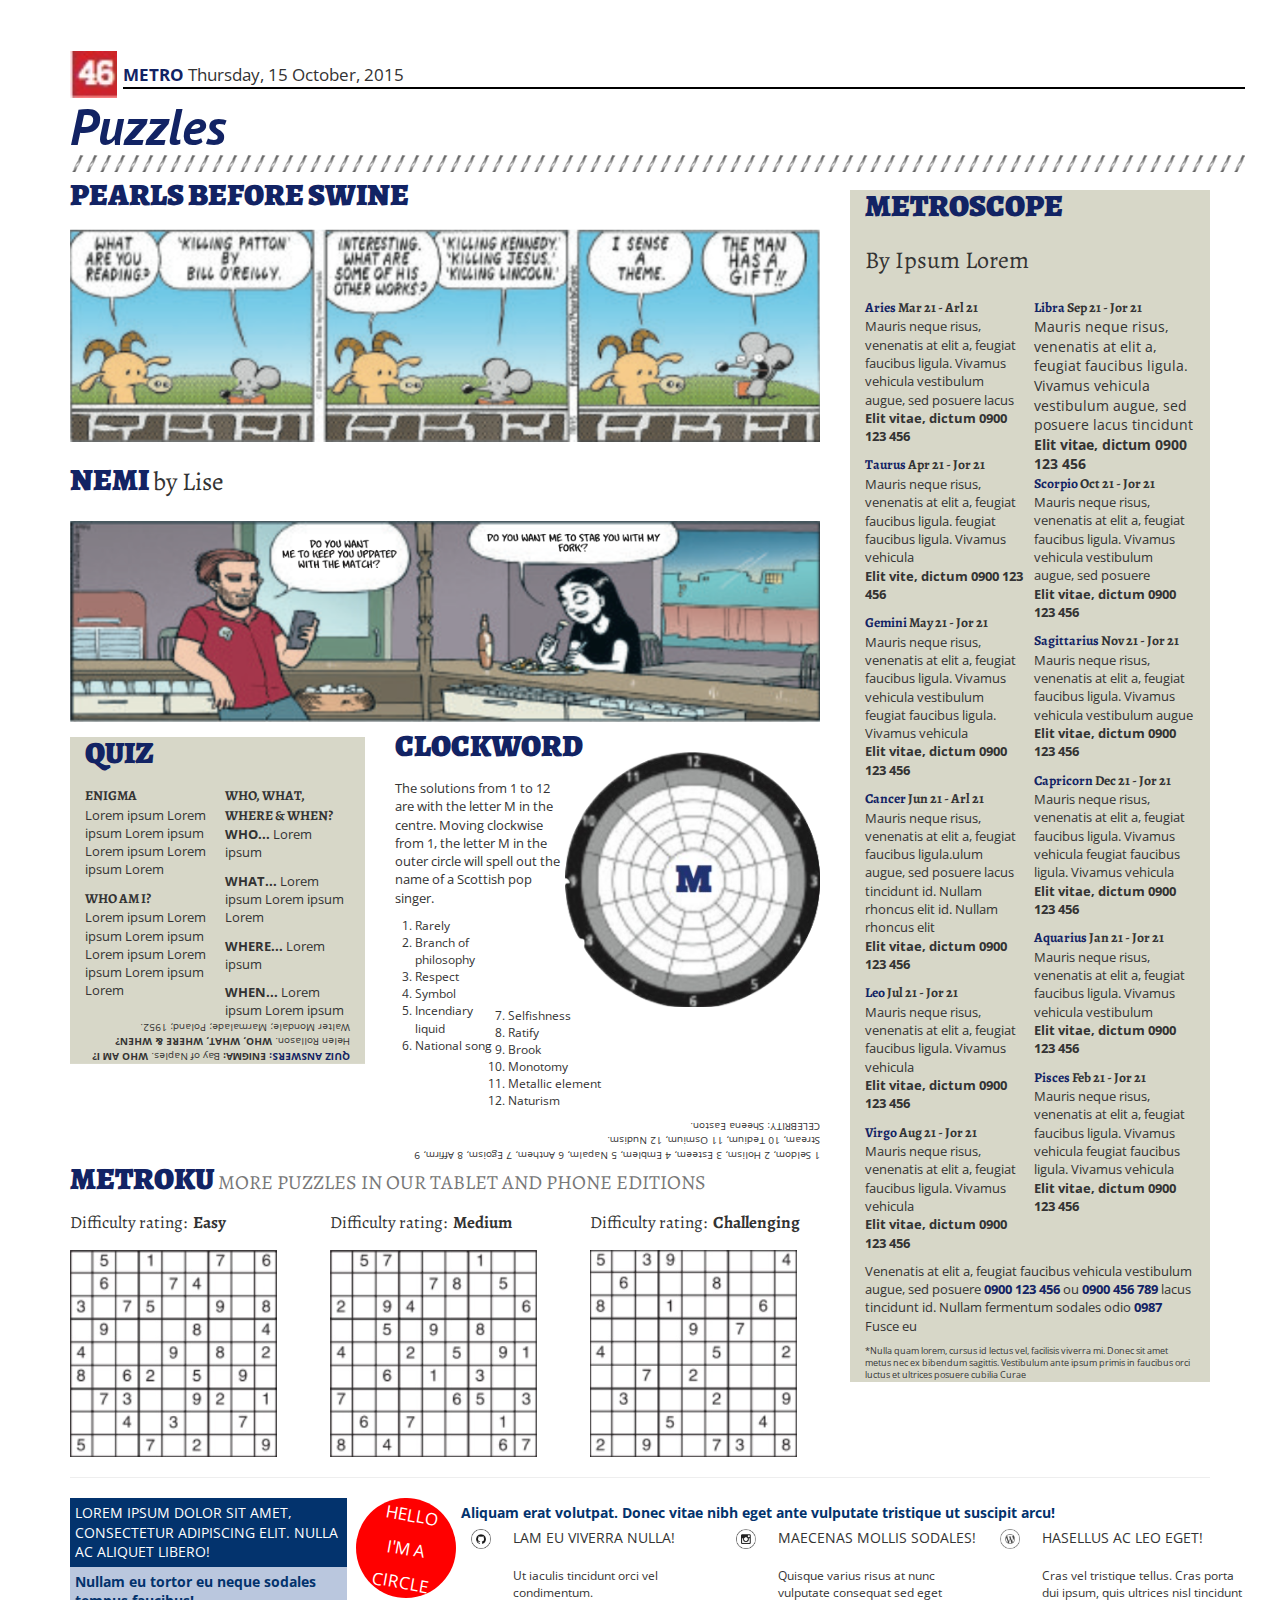
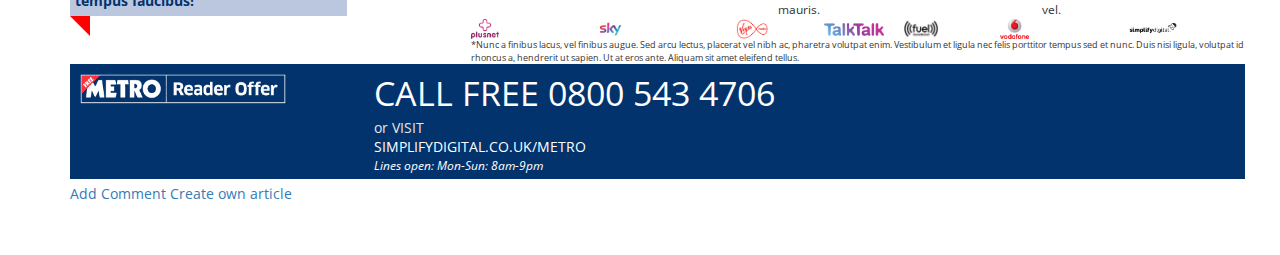
<file: index.html>
<!DOCTYPE html>
<html>

<head>
	<meta charset="utf-8">
	<title>JS Bin</title>
	<link rel="stylesheet" href="https://maxcdn.bootstrapcdn.com/bootstrap/3.3.5/css/bootstrap.min.css">
	<link rel="stylesheet" href="./css/bootstrap_layout.css">
</head>
<body>
	<div class="container">
		
		<div class="row header-footer-margin">
			<div class="col-xs-12 col-sm-12 col-md-12">
				<header><img class="page-num" src="./img/46.jpg" alt="Picture missing" /> 
					<div class="header-text"><strong><em>METRO</em></strong> Thursday, 15 October, 2015</div>
				</header>
				<h1><strong>Puzzles</strong></h1>
				<div class="style11"></div>
			</div>
		</div>  
		
		<div class="row">
			<div class="col-xs-8 col-sm-8 col-md-8">  
				
				<div class="row">
					<div class="col-xs-12 col-sm-12 col-md-12">
						<h2>
							<em>PEARLS BEFORE SWINE</em>
						</h2>
						<img id="pearlscomic" class="comic" src="./img/pearls.jpg" alt="Picture missing" />
					</div>
				</div>   
				
				<div class="row">
					<div class="col-xs-12 col-sm-12 col-md-12">
						<h2 id="h2-nemi">
							<em>NEMI</em>
						</h2> <h3 id="nemi-subtitle" class="subtitle">by Lise</h3>
						<img id="nemicomic" class="comic" src="./img/nemi-image.jpg" alt="Picture missing" />
					</div>
				</div>  
				
				<div class="row">
					<div class="col-xs-5 col-sm-5 col-md-5">
					<div class="quiz-metroscope-background">
						<h2 class="quiz-title">
							<em>QUIZ</em>
						</h2>
						<div class="newspaper">
                  						<span><strong>ENIGMA</strong></span>
							<p class="quiz-text"> Lorem ipsum Lorem ipsum Lorem ipsum Lorem ipsum Lorem ipsum Lorem
							</p>
							<span><strong class="serif-metrofont"> WHO AM I?</strong></span>
							<p class="quiz-text"> Lorem ipsum Lorem ipsum Lorem ipsum Lorem ipsum Lorem ipsum Lorem ipsum Lorem
							</p>
							<span><strong class="serif-metrofont">WHO, WHAT, WHERE & WHEN?</strong></span>
							<p>
								<strong>WHO...</strong> Lorem ipsum
							</p>
							<p class="quiz-text">
								<strong>WHAT...</strong> Lorem ipsum Lorem ipsum Lorem
							</p>
							<p class="quiz-text">
								<strong>WHERE...</strong> Lorem ipsum
							</p>
							<p class="quiz-text">
								<strong>WHEN...</strong> Lorem ipsum Lorem ipsum
							</p>
						</div>
                      				<p id="txtUpsideDown-color" class="txtUpsideDown">
					<strong><em>QUIZ ANSWERS:</em></strong> <strong>ENIGMA:</strong> Bay of Naples. <strong>WHO AM I?</strong> Helen Rollason. <strong>WHO, WHAT, WHERE & WHEN?</strong> Walter Mondale; Marmalade; Poland; 1952.
				</p>
				</div>
				   
                  </div>
	
                         <div class="col-xs-7 col-sm-7 col-md-7">
                  			<div id="block-clockword">
				<h2>
					<em>CLOCKWORD</em>
				</h2>
				<img id="clockword" class="clockword" src="./img/clockword.png" alt="Picture missing" />
				<p id="clockword-text" class="clockword-text">
					The solutions from 1 to 12 are with the letter M in the centre. Moving clockwise from 1, the letter M in the outer circle will spell out the name of a Scottish pop singer.
				</p>
				<ol id="clockword-list" class="clockword-text-list">
					<li class="rare">Rarely</li>
					<li class="bran">Branch of philosophy</li>
					<li class="resp">Respect</li>
					<li class="symb">Symbol</li>
					<li class="ince">Incendiary liquid</li>
					<li class="nati">National song</li>
					<li class='self'>Selfishness</li>
					<li class="rati">Ratify</li>
					<li class="broo">Brook</li>
					<li class="mono">Monotomy</li>
					<li class="meta">Metallic element</li>
					<li class="natu">Naturism</li>
				</ol>
				<p id="flipped-clockword-answers" class="txtUpsideDown">
					1 Seldom, 2 Holism, 3 Esteem, 4 Emblem, 5 Napalm, 6 Anthem, 7 Egoism, 8 Affirm, 9 Stream, 10 Tedium, 11 Osmium, 12 Nudism.<br/>
					CELEBRITY: Sheena Easton.
				</p>
			</div>
                  </div>
					</div>
 
					<div class="row">
						<div class="col-xs-12 col-sm-12 col-md-12">
                          
                 <h2 class="h2-metroku">
					<em>METROKU</em> <small>MORE PUZZLES IN OUR TABLET AND PHONE EDITIONS</small>
				</h2>
                      </div>
					</div>
					
					<div class="row">
						<div class="col-xs-4 col-sm-4 col-md-4">
                      <h3 class="subtitle">Difficulty rating: &nbsp;<strong>Easy</strong>
                       </h3>
						<img id="metroku-easy" class="metroku-image" src="./img/metroku-easy.jpg" alt="Picture missing" />
                    </div>
						<div class="col-xs-4 col-sm-4 col-md-4">
                      <h3 class="subtitle">Difficulty rating: &nbsp;<strong>Medium</strong>
                      </h3>
						<img id="metroku-medium" class="metroku-image" src="./img/metroku-medium.jpg" alt="Picture missing" />
                      </div>
						<div class="col-xs-4 col-sm-4 col-md-4">
                      <h3 class="subtitle">Difficulty rating: &nbsp;<strong>Challenging</strong>
                          </h3>
						<img id="metroku-hard" class="metroku-image" src="./img/metroku-hard.jpg" alt="Picture missing" />
                      </div>
					</div>
					
				</div> 
				<div class="col-xs-4 col-sm-4 col-md-4">
				<div class="quiz-metroscope-background">
           <h2>
				<em>METROSCOPE</em>
			</h2>
			<h3>By Ipsum Lorem</h3>
			<div class="vc_row-fluid">  
				<div class="vc_span6">
					<p>
						<span><strong><em>Aries</em> Mar 21 - Arl 21</strong></span>
						Mauris neque risus, venenatis at elit a, feugiat faucibus ligula. Vivamus vehicula vestibulum augue, sed posuere lacus
						<br /><strong>Elit vitae, dictum 0900 123 456</strong>
					</p >
					<p>
						<span><strong><em>Taurus</em> Apr 21 - Jor 21</strong></span>
						Mauris neque risus, venenatis at elit a, feugiat faucibus ligula.
						feugiat faucibus ligula. Vivamus vehicula
						<br /><strong>Elit vite, dictum 0900 123 456</strong>
					</p>
					<p>
						<span><strong><em>Gemini</em> May 21 - Jor 21</strong></span>
						Mauris neque risus, venenatis at elit a, feugiat faucibus ligula. Vivamus vehicula vestibulum  feugiat faucibus ligula. Vivamus vehicula
						<br /><strong>Elit vitae, dictum 0900 123 456</strong>
					</p>
					<p>
						<span><strong><em>Cancer</em> Jun 21 - Arl 21</strong></span>
						Mauris neque risus, venenatis at elit a, feugiat faucibus ligula.ulum augue, sed posuere lacus tincidunt id. Nullam rhoncus elit id. Nullam rhoncus elit
						<br /><strong>Elit vitae, dictum 0900 123 456</strong>
					</p>
					<p>
						<span><strong><em>Leo</em> Jul 21 - Jor 21</strong></span>
						Mauris neque risus, venenatis at elit a, feugiat faucibus ligula. Vivamus vehicula
						<br /><strong>Elit vitae, dictum 0900 123 456</strong>
					</p>
					<p>
						<span><strong><em>Virgo</em> Aug 21 - Jor 21</strong></span>
						Mauris neque risus, venenatis at elit a, feugiat faucibus ligula. Vivamus vehicula
						<br /><strong>Elit vitae, dictum 0900 123 456</strong>
					</p>
				</div>

				<div class="vc_span6">
					<span><strong><em>Libra</em> Sep 21 - Jor 21</strong></span>
					Mauris neque risus, venenatis at elit a, feugiat faucibus ligula. Vivamus vehicula vestibulum augue, sed posuere lacus tincidunt
					<br /><strong>Elit vitae, dictum 0900 123 456</strong>
					<p>
						<span><strong><em>Scorpio</em> Oct 21 - Jor 21</strong></span>
						Mauris neque risus, venenatis at elit a, feugiat faucibus ligula. Vivamus vehicula vestibulum augue, sed posuere
						<br /><strong>Elit vitae, dictum 0900 123 456</strong>
					</p>
					<p>
						<span><strong><em>Sagittarius</em> Nov 21 - Jor 21</strong></span>
						Mauris neque risus, venenatis at elit a, feugiat faucibus ligula. Vivamus vehicula vestibulum augue
						<br /><strong>Elit vitae, dictum 0900 123 456</strong>
					</p>
					<p>
						<span><strong><em>Capricorn</em> Dec 21 - Jor 21</strong></span>
						Mauris neque risus, venenatis at elit a, feugiat faucibus ligula. Vivamus vehicula feugiat faucibus ligula. Vivamus vehicula
						<br /><strong>Elit vitae, dictum 0900 123 456</strong>
					</p>
					<p>
						<span><strong><em>Aquarius</em> Jan 21 - Jor 21</strong></span>
						Mauris neque risus, venenatis at elit a, feugiat faucibus ligula. Vivamus vehicula vestibulum
						<br /><strong>Elit vitae, dictum 0900 123 456</strong>
					</p>
					<p>
						<span><strong><em>Pisces</em> Feb 21 - Jor 21</strong></span>
						Mauris neque risus, venenatis at elit a, feugiat faucibus ligula. Vivamus vehicula feugiat faucibus ligula. Vivamus vehicula
						<br /><strong>Elit vitae, dictum 0900 123 456</strong>
					</p>
				</div>
			</div>
					<p>
				Venenatis at elit a, feugiat faucibus vehicula vestibulum augue, sed posuere <strong><em>0900 123 456</em></strong> ou <strong><em>0900 456 789</em></strong> lacus tincidunt id. Nullam fermentum sodales odio <strong><em>0987</em></strong> Fusce eu
			</p>
			<div class="terms-conditions">
				*Nulla quam lorem, cursus id lectus vel, facilisis viverra mi. Donec sit amet metus nec ex bibendum sagittis. Vestibulum ante ipsum primis in faucibus orci luctus et ultrices posuere cubilia Curae
			</div>
			</div>
          </div>
		</div>  

<hr>

	<div class="row header-footer-margin">
		<div class="col-xs-12 col-sm-12 col-md-12">
			<div class="vc_row-fluid"> <!-- top footer -->
				<div class="vc_span4"> <!-- top left -->
					<div class="vc_span9"> <!-- deal -->
						<div class="footer-deal">
							Lorem ipsum dolor sit amet, consectetur adipiscing elit. Nulla ac aliquet libero!
						</div>
						<div class="footer-announcement footer-comment footer-top">
							Nullam eu tortor eu neque sodales tempus faucibus!
						</div>
						<div class="triangle">
						</div>
					</div> <!-- END deal -->
					<div class="vc_span3"> <!-- circle -->
						<div class="text-in-circle">HELLO
							<br />I'M A
							<br />CIRCLE
						</div>
					</div>
				</div> <!-- END top left -->
				<div class="vc_span8"> <!-- top right -->
					<div class="vc_row-fluid">
						<div class="row footer-announcement"> <!-- Ad announcement -->
							Aliquam erat volutpat. Donec vitae nibh eget ante vulputate tristique ut suscipit arcu!
						</div>
						<div class="vc_row-fluid"> <!-- 3 columns with icon -->
							<div class="vc_span4"> <!-- left column -->
								<div class="vc_span2"> <!-- icon -->
									<img src="./img/icon-1.gif" title="Lam eu" height="20" alt="Picture missing" />
								</div>
								<div class="vc_span10">
									<div class="footer-features">Lam eu viverra nulla!</div>
									<br /><div class="footer-features-text">Ut iaculis tincidunt orci vel condimentum.
								</div>
							</div>
						</div>
						<div class="vc_span4"> <!-- middle column -->
							<div class="vc_span2"> <!-- icon -->
								<img src="./img/icon-2.gif" title="Maecenas" height="20" alt="Picture missing" />
							</div>
							<div class="vc_span10">
								<div class="footer-features">Maecenas mollis sodales!</div>
								<br /><div class="footer-features-text">Quisque varius risus at nunc vulputate consequat sed eget mauris.
							</div>
						</div>
					</div>
					<div class="vc_span4"> <!-- right column -->
						<div class="vc_span2"> <!-- icon -->
							<img src="./img/icon-3.gif" height="20" alt="Picture missing" />
						</div>
						<div class="vc_span10">
							<div class="footer-features">Hasellus ac leo eget!</div>
							<br /><div class="footer-features-text">Cras vel tristique tellus. Cras porta dui ipsum, quis ultrices nisl tincidunt vel.
						</div>
					</div>
				</div>
			</div> <!-- container -->
			<div class="vc_row-fluid"> <!-- logo and t&c -->
				<div class="vc_row-fluid"> 
					<div class="vc_span4"> <!-- 1st column -->
						<div class="vc_span6"> 
							<img src="./img/logo-plusnet.png" alt="Plusnet logo" title="Plusnet logo" height="20" />
						</div>
						<div class="vc_span6"> 
							<img src="./img/logo-sky.jpg" alt="Sky logo" title="Sky logo"  height="20" />
						</div>
					</div>
					<div class="vc_span4"> <!-- 2nd column -->
						<div class="vc_span4"> 
							<img src="./img/logo-virgin.png" alt="Virgin Media logo" title="Virgin Media logo" height="20" />
						</div>
						<div class="vc_span4"> 
							<img src="./img/logo-talktalk.png" alt="Talktalk logo" title="Talktalklogo" width="70" />
						</div>
						<div class="vc_span4"> 
							<img src="./img/logo-fuel.jpg" alt="Fuel logo" title="Fuel logo" height="20" />
						</div>
					</div>
					<div class="vc_span4">
						<div class="vc_span6"> 
							<img src="./img/logo-vodafone.png" alt="Vodafone logo" title="Vodafone logo" height="20" />
						</div>
						<div class="vc_span6"> 
							<img src="./img/logo-simplifydigital.jpg" alt="Simplify Digital logo" title="Simplify Digital logo" height="20" />
						</div>
					</div>
				</div>
				<div class="vc_row-fluid"> <!-- footer-tc -->
					<div class="terms-conditions">*Nunc a finibus lacus, vel finibus augue. Sed arcu lectus, placerat vel nibh ac, pharetra volutpat enim. Vestibulum et ligula nec felis porttitor tempus sed et nunc. Duis nisi ligula, volutpat id rhoncus a, hendrerit ut sapien. Ut at eros ante. Aliquam sit amet eleifend tellus.
					</div>
				</div> <!-- END footer-tc -->
			</div> <!-- END logo and t&c -->
		</div> <!-- END top right -->
	</div> <!-- END top footer -->

	<div class="vc_row-fluid footer-deal"> <!-- footer-bottom-bottom -->
		<div class="vc_span3"> <!-- Metro logo -->
			<img class="metro-reader-offer" src="./img/logo-metro-offer.png" alt="free Metro reader offer" title="free Metro reader offer" height="40" />
		</div>
		<div class="vc_span9"> <!-- contact -->
			<div class="footer-phone">Call free 0800 543 4706</div><div class="footer-visit"> or VISIT</div> simplifydigital.co.uk/metro
			<div class="lines-open">Lines open: Mon-Sun: 8am-9pm</div>
		</div>
	</div> <!-- END footer-bottom-top -->
	<div class="vc_row-fluid"> <!-- footer-bottom-bottom -->
		<div class="vc_span3"></div>
		<div class="vc_span9">
		</div>
	</div> <!-- END footer-bottom-bottom -->

</div>
<a href="add-comment.html">Add Comment</a>
<a href="add-article.html">Create own article</a>
</div>
</body>
</div>
</div>
</div> 
</body>
</html>
</file>
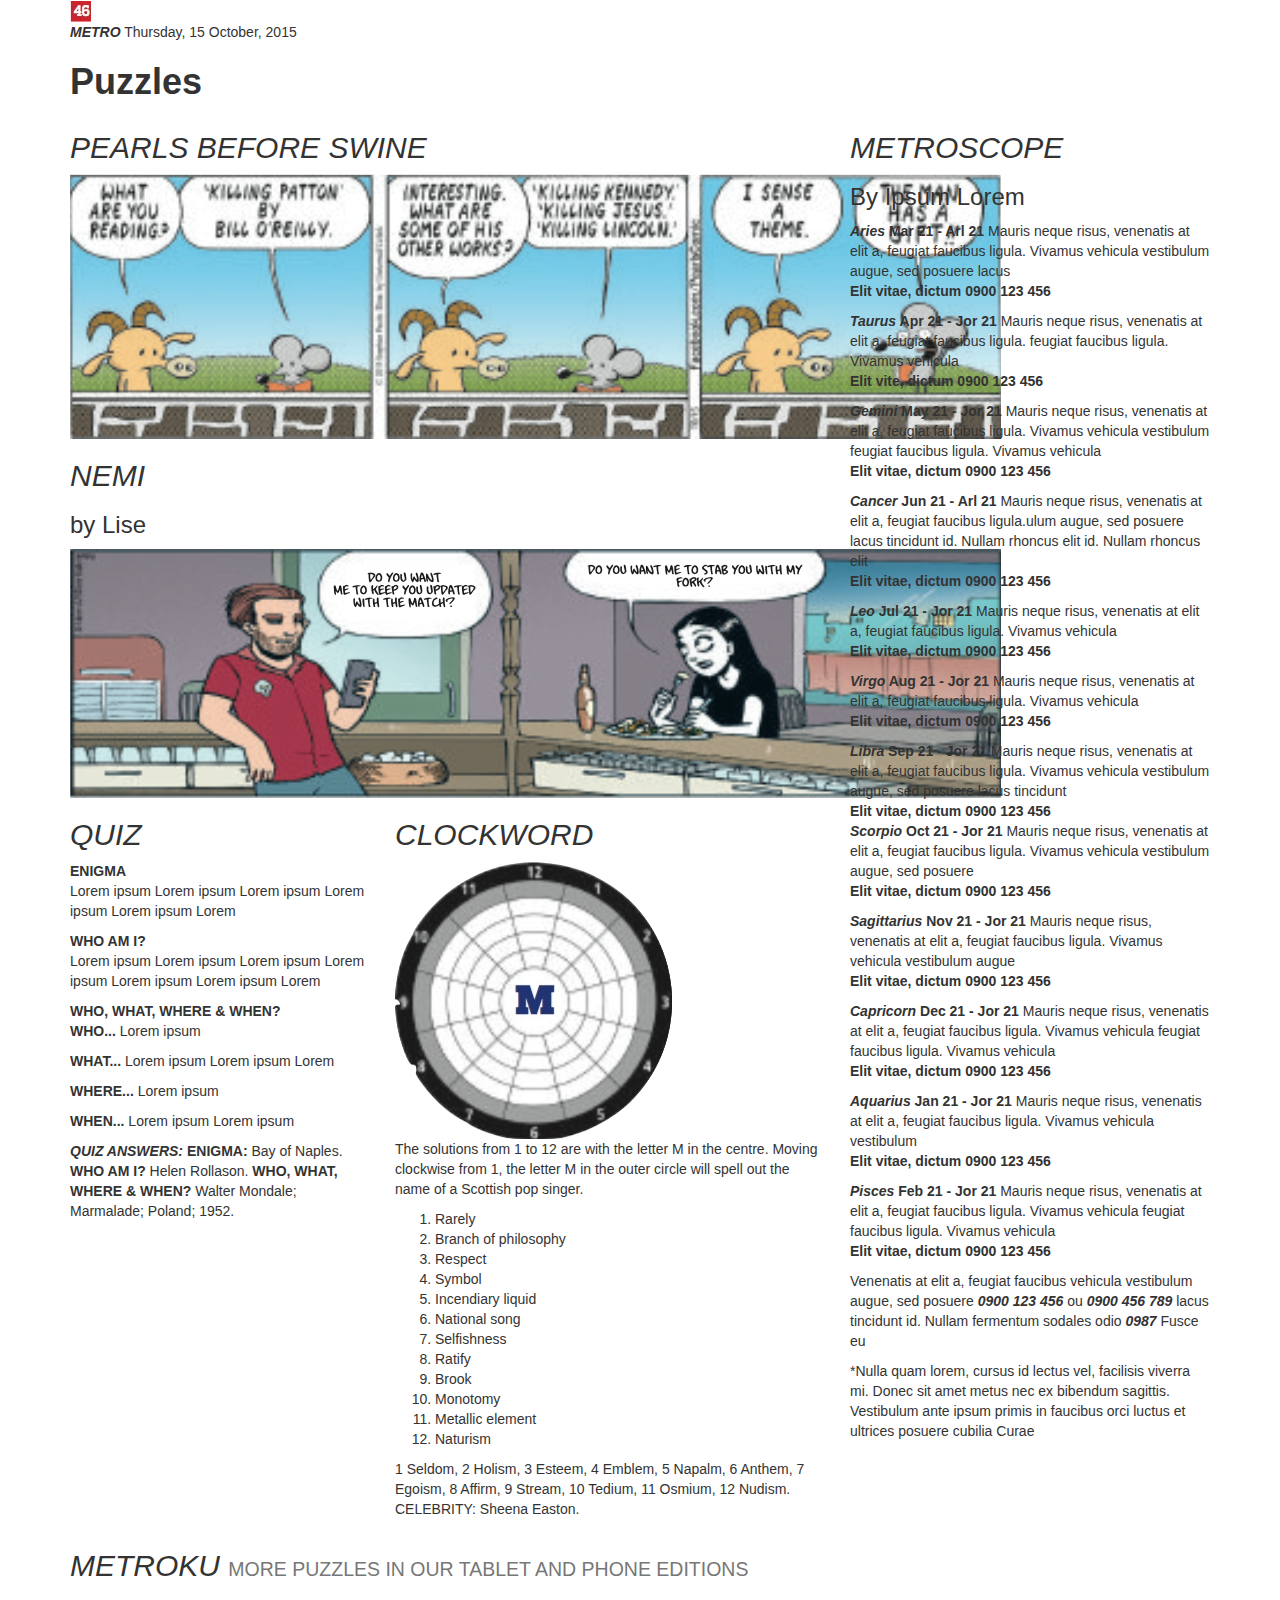
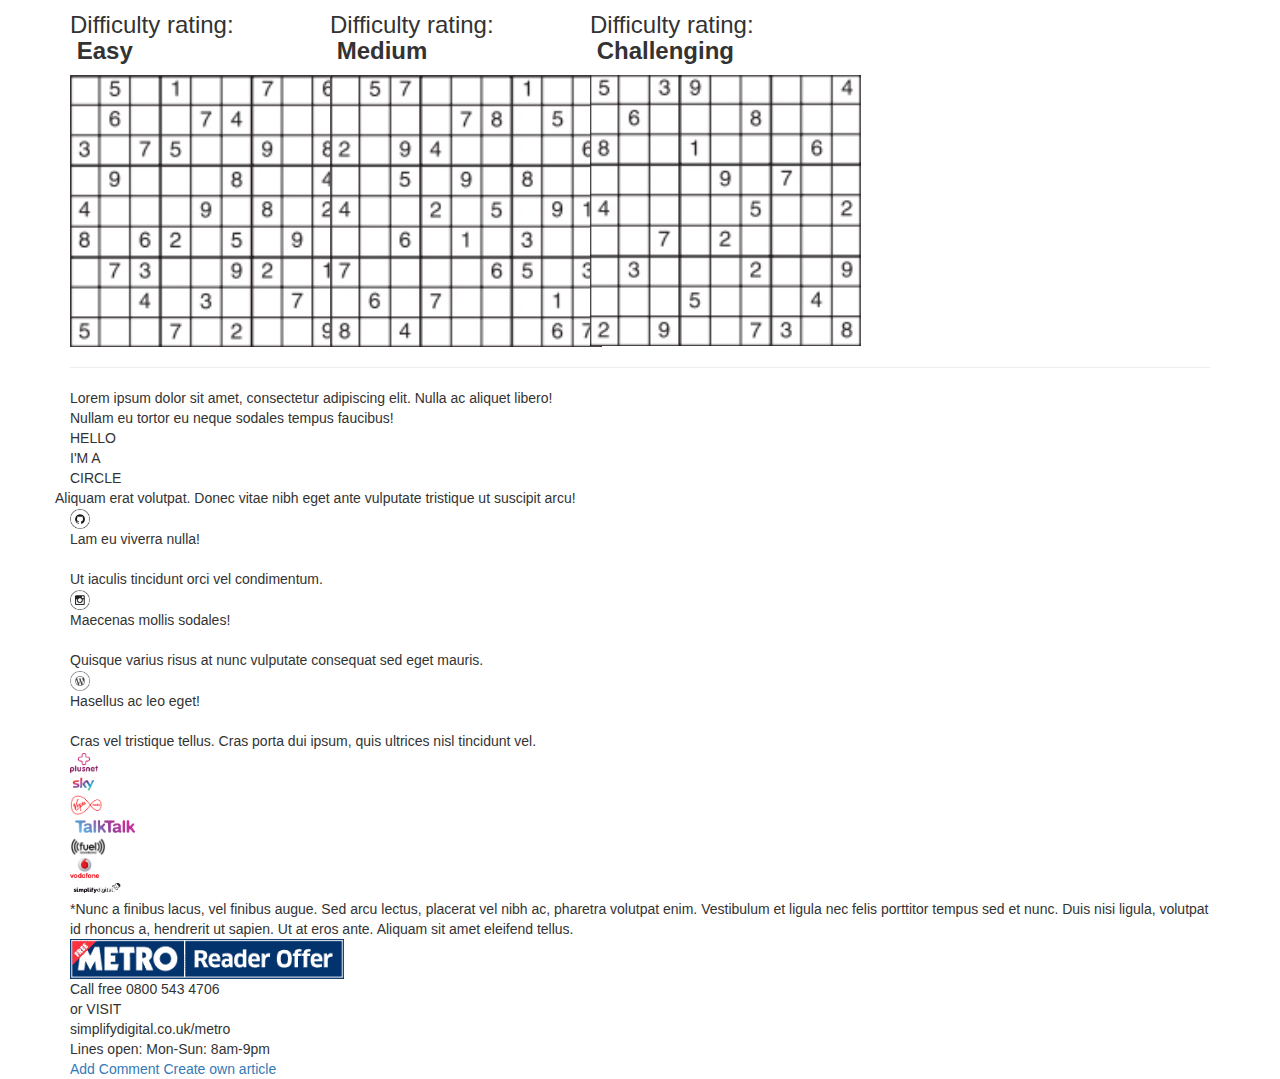
<file: bootstrap_layout.html>
<!DOCTYPE html>
<html>

<head>
	<meta charset="utf-8">
	<title>JS Bin</title>
	<link rel="stylesheet" href="https://maxcdn.bootstrapcdn.com/bootstrap/3.3.5/css/bootstrap.min.css">
	<link rel="stylesheet" href="file:/Users/HarryDykins/gits/digital-press/css/bootstrap_layout.css">
</head>
<body>
	<div class="container">
		
		<div class="row header-footer-margin">
			<div class="col-xs-12 col-sm-12 col-md-12">
				<header><img class="page-num" src="./img/46.jpg" alt="Picture missing" /> 
					<div class="header-text"><strong><em>METRO</em></strong> Thursday, 15 October, 2015</div>
				</header>
				<h1><strong>Puzzles</strong></h1>
				<div class="style11"></div>
			</div>
		</div>  
		
		<div class="row">
			<div class="col-xs-8 col-sm-8 col-md-8">  
				
				<div class="row">
					<div class="col-xs-12 col-sm-12 col-md-12">
						<h2>
							<em>PEARLS BEFORE SWINE</em>
						</h2>
						<img id="pearlscomic" class="comic" src="./img/pearls.jpg" alt="Picture missing" />
					</div>
				</div>   
				
				<div class="row">
					<div class="col-xs-12 col-sm-12 col-md-12">
						<h2 id="h2-nemi">
							<em>NEMI</em>
						</h2> <h3 id="nemi-subtitle" class="subtitle">by Lise</h3>
						<img id="nemicomic" class="comic" src="./img/nemi-image.jpg" alt="Picture missing" />
					</div>
				</div>  
				
				<div class="row">
					<div class="col-xs-5 col-sm-5 col-md-5">
					<div class="quiz-metroscope-background">
						<h2 class="quiz-title">
							<em>QUIZ</em>
						</h2>
						<div class="newspaper">
                  						<span><strong>ENIGMA</strong></span>
							<p class="quiz-text"> Lorem ipsum Lorem ipsum Lorem ipsum Lorem ipsum Lorem ipsum Lorem
							</p>
							<span><strong class="serif-metrofont"> WHO AM I?</strong></span>
							<p class="quiz-text"> Lorem ipsum Lorem ipsum Lorem ipsum Lorem ipsum Lorem ipsum Lorem ipsum Lorem
							</p>
							<span><strong class="serif-metrofont">WHO, WHAT, WHERE & WHEN?</strong></span>
							<p>
								<strong>WHO...</strong> Lorem ipsum
							</p>
							<p class="quiz-text">
								<strong>WHAT...</strong> Lorem ipsum Lorem ipsum Lorem
							</p>
							<p class="quiz-text">
								<strong>WHERE...</strong> Lorem ipsum
							</p>
							<p class="quiz-text">
								<strong>WHEN...</strong> Lorem ipsum Lorem ipsum
							</p>
						</div>
                      				<p id="txtUpsideDown-color" class="txtUpsideDown">
					<strong><em>QUIZ ANSWERS:</em></strong> <strong>ENIGMA:</strong> Bay of Naples. <strong>WHO AM I?</strong> Helen Rollason. <strong>WHO, WHAT, WHERE & WHEN?</strong> Walter Mondale; Marmalade; Poland; 1952.
				</p>
				</div>
				   
                  </div>
	
                         <div class="col-xs-7 col-sm-7 col-md-7">
                  			<div id="block-clockword">
				<h2>
					<em>CLOCKWORD</em>
				</h2>
				<img id="clockword" class="clockword" src="./img/clockword.png" alt="Picture missing" />
				<p id="clockword-text" class="clockword-text">
					The solutions from 1 to 12 are with the letter M in the centre. Moving clockwise from 1, the letter M in the outer circle will spell out the name of a Scottish pop singer.
				</p>
				<ol id="clockword-list" class="clockword-text-list">
					<li class="rare">Rarely</li>
					<li class="bran">Branch of philosophy</li>
					<li class="resp">Respect</li>
					<li class="symb">Symbol</li>
					<li class="ince">Incendiary liquid</li>
					<li class="nati">National song</li>
					<li class='self'>Selfishness</li>
					<li class="rati">Ratify</li>
					<li class="broo">Brook</li>
					<li class="mono">Monotomy</li>
					<li class="meta">Metallic element</li>
					<li class="natu">Naturism</li>
				</ol>
				<p id="flipped-clockword-answers" class="txtUpsideDown">
					1 Seldom, 2 Holism, 3 Esteem, 4 Emblem, 5 Napalm, 6 Anthem, 7 Egoism, 8 Affirm, 9 Stream, 10 Tedium, 11 Osmium, 12 Nudism.<br/>
					CELEBRITY: Sheena Easton.
				</p>
			</div>
                  </div>
					</div>
 
					<div class="row">
						<div class="col-xs-12 col-sm-12 col-md-12">
                          
                 <h2 class="h2-metroku">
					<em>METROKU</em> <small>MORE PUZZLES IN OUR TABLET AND PHONE EDITIONS</small>
				</h2>
                      </div>
					</div>
					
					<div class="row">
						<div class="col-xs-4 col-sm-4 col-md-4">
                      <h3 class="subtitle">Difficulty rating: &nbsp;<strong>Easy</strong>
                       </h3>
						<img id="metroku-easy" class="metroku-image" src="./img/metroku-easy.jpg" alt="Picture missing" />
                    </div>
						<div class="col-xs-4 col-sm-4 col-md-4">
                      <h3 class="subtitle">Difficulty rating: &nbsp;<strong>Medium</strong>
                      </h3>
						<img id="metroku-medium" class="metroku-image" src="./img/metroku-medium.jpg" alt="Picture missing" />
                      </div>
						<div class="col-xs-4 col-sm-4 col-md-4">
                      <h3 class="subtitle">Difficulty rating: &nbsp;<strong>Challenging</strong>
                          </h3>
						<img id="metroku-hard" class="metroku-image" src="./img/metroku-hard.jpg" alt="Picture missing" />
                      </div>
					</div>
					
				</div> 
				<div class="col-xs-4 col-sm-4 col-md-4">
				<div class="quiz-metroscope-background">
           <h2>
				<em>METROSCOPE</em>
			</h2>
			<h3>By Ipsum Lorem</h3>
			<div class="vc_row-fluid">  
				<div class="vc_span6">
					<p>
						<span><strong><em>Aries</em> Mar 21 - Arl 21</strong></span>
						Mauris neque risus, venenatis at elit a, feugiat faucibus ligula. Vivamus vehicula vestibulum augue, sed posuere lacus
						<br /><strong>Elit vitae, dictum 0900 123 456</strong>
					</p >
					<p>
						<span><strong><em>Taurus</em> Apr 21 - Jor 21</strong></span>
						Mauris neque risus, venenatis at elit a, feugiat faucibus ligula.
						feugiat faucibus ligula. Vivamus vehicula
						<br /><strong>Elit vite, dictum 0900 123 456</strong>
					</p>
					<p>
						<span><strong><em>Gemini</em> May 21 - Jor 21</strong></span>
						Mauris neque risus, venenatis at elit a, feugiat faucibus ligula. Vivamus vehicula vestibulum  feugiat faucibus ligula. Vivamus vehicula
						<br /><strong>Elit vitae, dictum 0900 123 456</strong>
					</p>
					<p>
						<span><strong><em>Cancer</em> Jun 21 - Arl 21</strong></span>
						Mauris neque risus, venenatis at elit a, feugiat faucibus ligula.ulum augue, sed posuere lacus tincidunt id. Nullam rhoncus elit id. Nullam rhoncus elit
						<br /><strong>Elit vitae, dictum 0900 123 456</strong>
					</p>
					<p>
						<span><strong><em>Leo</em> Jul 21 - Jor 21</strong></span>
						Mauris neque risus, venenatis at elit a, feugiat faucibus ligula. Vivamus vehicula
						<br /><strong>Elit vitae, dictum 0900 123 456</strong>
					</p>
					<p>
						<span><strong><em>Virgo</em> Aug 21 - Jor 21</strong></span>
						Mauris neque risus, venenatis at elit a, feugiat faucibus ligula. Vivamus vehicula
						<br /><strong>Elit vitae, dictum 0900 123 456</strong>
					</p>
				</div>

				<div class="vc_span6">
					<span><strong><em>Libra</em> Sep 21 - Jor 21</strong></span>
					Mauris neque risus, venenatis at elit a, feugiat faucibus ligula. Vivamus vehicula vestibulum augue, sed posuere lacus tincidunt
					<br /><strong>Elit vitae, dictum 0900 123 456</strong>
					<p>
						<span><strong><em>Scorpio</em> Oct 21 - Jor 21</strong></span>
						Mauris neque risus, venenatis at elit a, feugiat faucibus ligula. Vivamus vehicula vestibulum augue, sed posuere
						<br /><strong>Elit vitae, dictum 0900 123 456</strong>
					</p>
					<p>
						<span><strong><em>Sagittarius</em> Nov 21 - Jor 21</strong></span>
						Mauris neque risus, venenatis at elit a, feugiat faucibus ligula. Vivamus vehicula vestibulum augue
						<br /><strong>Elit vitae, dictum 0900 123 456</strong>
					</p>
					<p>
						<span><strong><em>Capricorn</em> Dec 21 - Jor 21</strong></span>
						Mauris neque risus, venenatis at elit a, feugiat faucibus ligula. Vivamus vehicula feugiat faucibus ligula. Vivamus vehicula
						<br /><strong>Elit vitae, dictum 0900 123 456</strong>
					</p>
					<p>
						<span><strong><em>Aquarius</em> Jan 21 - Jor 21</strong></span>
						Mauris neque risus, venenatis at elit a, feugiat faucibus ligula. Vivamus vehicula vestibulum
						<br /><strong>Elit vitae, dictum 0900 123 456</strong>
					</p>
					<p>
						<span><strong><em>Pisces</em> Feb 21 - Jor 21</strong></span>
						Mauris neque risus, venenatis at elit a, feugiat faucibus ligula. Vivamus vehicula feugiat faucibus ligula. Vivamus vehicula
						<br /><strong>Elit vitae, dictum 0900 123 456</strong>
					</p>
				</div>
			</div>
					<p>
				Venenatis at elit a, feugiat faucibus vehicula vestibulum augue, sed posuere <strong><em>0900 123 456</em></strong> ou <strong><em>0900 456 789</em></strong> lacus tincidunt id. Nullam fermentum sodales odio <strong><em>0987</em></strong> Fusce eu
			</p>
			<div class="terms-conditions">
				*Nulla quam lorem, cursus id lectus vel, facilisis viverra mi. Donec sit amet metus nec ex bibendum sagittis. Vestibulum ante ipsum primis in faucibus orci luctus et ultrices posuere cubilia Curae
			</div>
			</div>
          </div>
		</div>  

<hr>

	<div class="row header-footer-margin">
		<div class="col-xs-12 col-sm-12 col-md-12">
			<div class="vc_row-fluid"> <!-- top footer -->
				<div class="vc_span4"> <!-- top left -->
					<div class="vc_span9"> <!-- deal -->
						<div class="footer-deal">
							Lorem ipsum dolor sit amet, consectetur adipiscing elit. Nulla ac aliquet libero!
						</div>
						<div class="footer-announcement footer-comment footer-top">
							Nullam eu tortor eu neque sodales tempus faucibus!
						</div>
						<div class="triangle">
						</div>
					</div> <!-- END deal -->
					<div class="vc_span3"> <!-- circle -->
						<div class="text-in-circle">HELLO
							<br />I'M A
							<br />CIRCLE
						</div>
					</div>
				</div> <!-- END top left -->
				<div class="vc_span8"> <!-- top right -->
					<div class="vc_row-fluid">
						<div class="row footer-announcement"> <!-- Ad announcement -->
							Aliquam erat volutpat. Donec vitae nibh eget ante vulputate tristique ut suscipit arcu!
						</div>
						<div class="vc_row-fluid"> <!-- 3 columns with icon -->
							<div class="vc_span4"> <!-- left column -->
								<div class="vc_span2"> <!-- icon -->
									<img src="./img/icon-1.gif" title="Lam eu" height="20" alt="Picture missing" />
								</div>
								<div class="vc_span10">
									<div class="footer-features">Lam eu viverra nulla!</div>
									<br /><div class="footer-features-text">Ut iaculis tincidunt orci vel condimentum.
								</div>
							</div>
						</div>
						<div class="vc_span4"> <!-- middle column -->
							<div class="vc_span2"> <!-- icon -->
								<img src="./img/icon-2.gif" title="Maecenas" height="20" alt="Picture missing" />
							</div>
							<div class="vc_span10">
								<div class="footer-features">Maecenas mollis sodales!</div>
								<br /><div class="footer-features-text">Quisque varius risus at nunc vulputate consequat sed eget mauris.
							</div>
						</div>
					</div>
					<div class="vc_span4"> <!-- right column -->
						<div class="vc_span2"> <!-- icon -->
							<img src="./img/icon-3.gif" height="20" alt="Picture missing" />
						</div>
						<div class="vc_span10">
							<div class="footer-features">Hasellus ac leo eget!</div>
							<br /><div class="footer-features-text">Cras vel tristique tellus. Cras porta dui ipsum, quis ultrices nisl tincidunt vel.
						</div>
					</div>
				</div>
			</div> <!-- container -->
			<div class="vc_row-fluid"> <!-- logo and t&c -->
				<div class="vc_row-fluid"> 
					<div class="vc_span4"> <!-- 1st column -->
						<div class="vc_span6"> 
							<img src="./img/logo-plusnet.png" alt="Plusnet logo" title="Plusnet logo" height="20" />
						</div>
						<div class="vc_span6"> 
							<img src="./img/logo-sky.jpg" alt="Sky logo" title="Sky logo"  height="20" />
						</div>
					</div>
					<div class="vc_span4"> <!-- 2nd column -->
						<div class="vc_span4"> 
							<img src="./img/logo-virgin.png" alt="Virgin Media logo" title="Virgin Media logo" height="20" />
						</div>
						<div class="vc_span4"> 
							<img src="./img/logo-talktalk.png" alt="Talktalk logo" title="Talktalklogo" width="70" />
						</div>
						<div class="vc_span4"> 
							<img src="./img/logo-fuel.jpg" alt="Fuel logo" title="Fuel logo" height="20" />
						</div>
					</div>
					<div class="vc_span4">
						<div class="vc_span6"> 
							<img src="./img/logo-vodafone.png" alt="Vodafone logo" title="Vodafone logo" height="20" />
						</div>
						<div class="vc_span6"> 
							<img src="./img/logo-simplifydigital.jpg" alt="Simplify Digital logo" title="Simplify Digital logo" height="20" />
						</div>
					</div>
				</div>
				<div class="vc_row-fluid"> <!-- footer-tc -->
					<div class="terms-conditions">*Nunc a finibus lacus, vel finibus augue. Sed arcu lectus, placerat vel nibh ac, pharetra volutpat enim. Vestibulum et ligula nec felis porttitor tempus sed et nunc. Duis nisi ligula, volutpat id rhoncus a, hendrerit ut sapien. Ut at eros ante. Aliquam sit amet eleifend tellus.
					</div>
				</div> <!-- END footer-tc -->
			</div> <!-- END logo and t&c -->
		</div> <!-- END top right -->
	</div> <!-- END top footer -->

	<div class="vc_row-fluid footer-deal"> <!-- footer-bottom-bottom -->
		<div class="vc_span3"> <!-- Metro logo -->
			<img class="metro-reader-offer" src="./img/logo-metro-offer.png" alt="free Metro reader offer" title="free Metro reader offer" height="40" />
		</div>
		<div class="vc_span9"> <!-- contact -->
			<div class="footer-phone">Call free 0800 543 4706</div><div class="footer-visit"> or VISIT</div> simplifydigital.co.uk/metro
			<div class="lines-open">Lines open: Mon-Sun: 8am-9pm</div>
		</div>
	</div> <!-- END footer-bottom-top -->
	<div class="vc_row-fluid"> <!-- footer-bottom-bottom -->
		<div class="vc_span3"></div>
		<div class="vc_span9">
		</div>
	</div> <!-- END footer-bottom-bottom -->

</div>
<a href="add-comment.html">Add Comment</a>
<a href="add-article.html">Create own article</a>
</div>
</body>
</div>
</div>
</div> 
</body>
</html>
</file>
